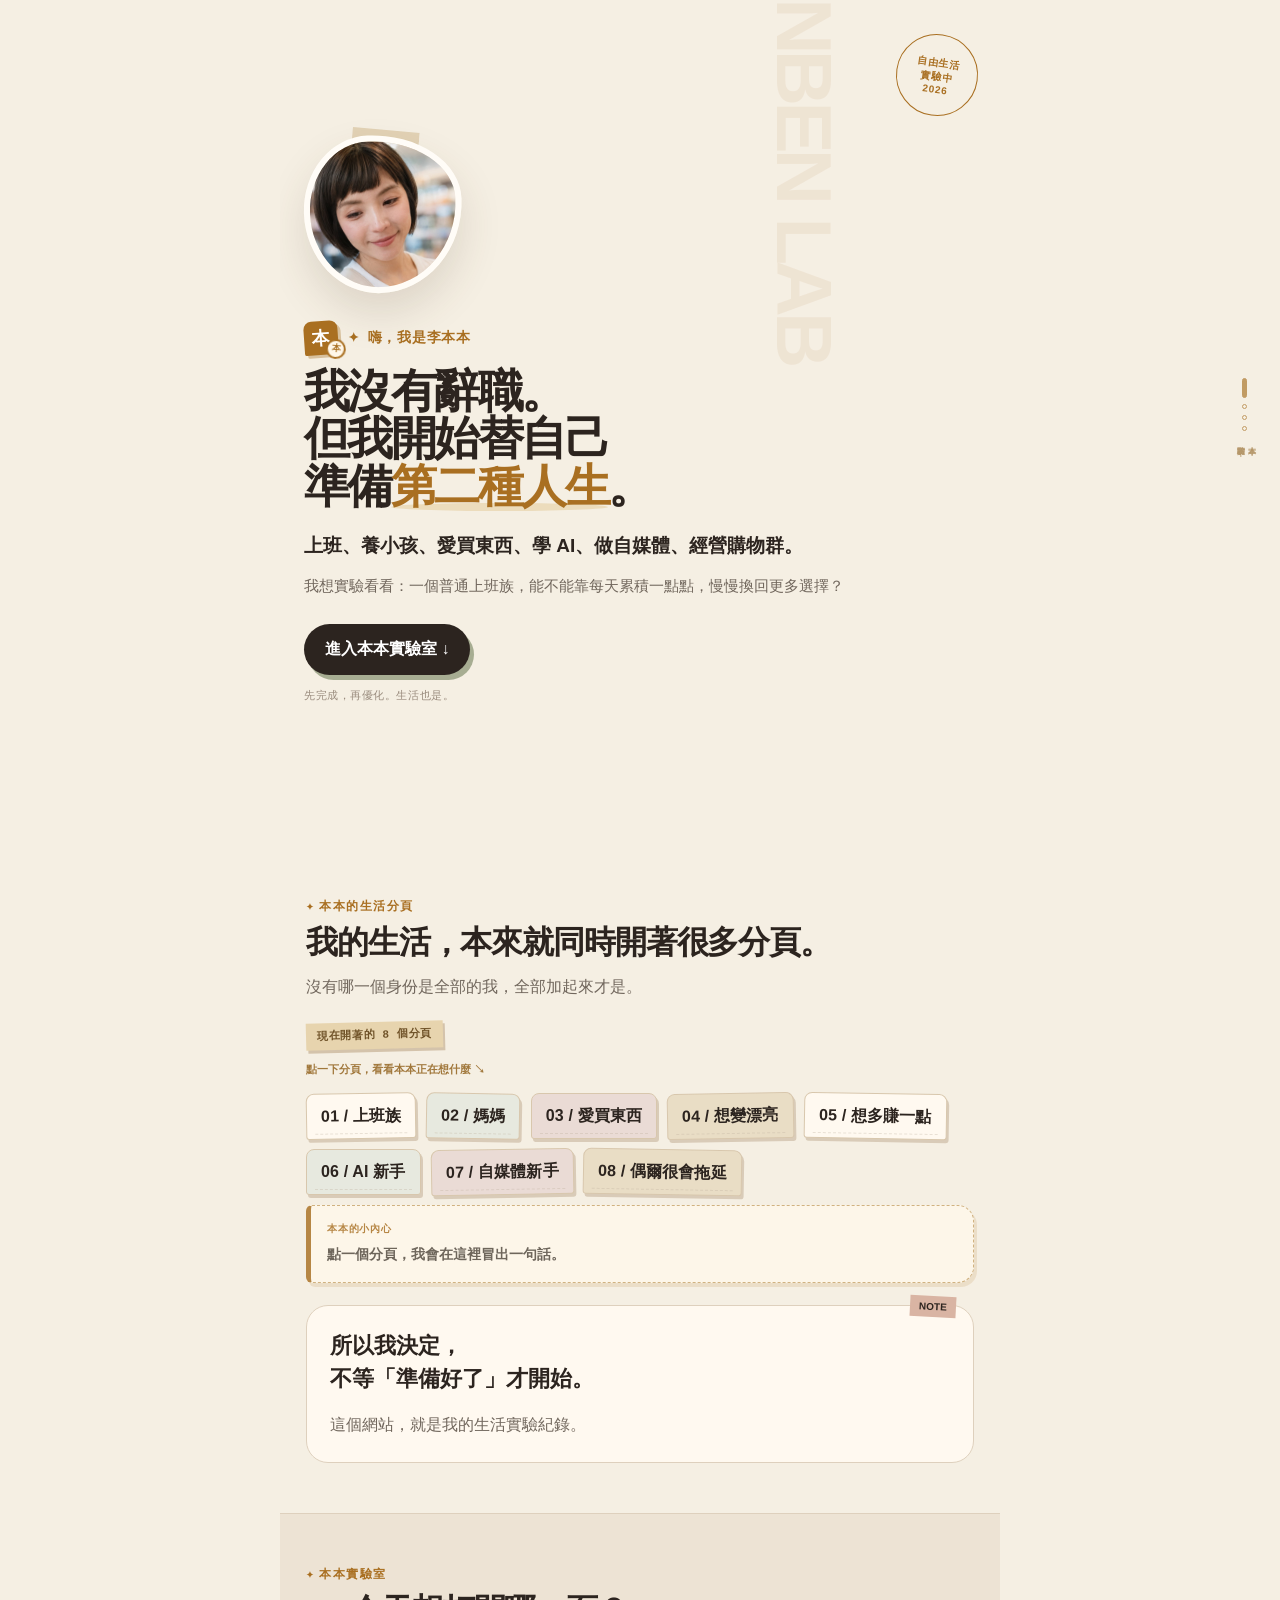
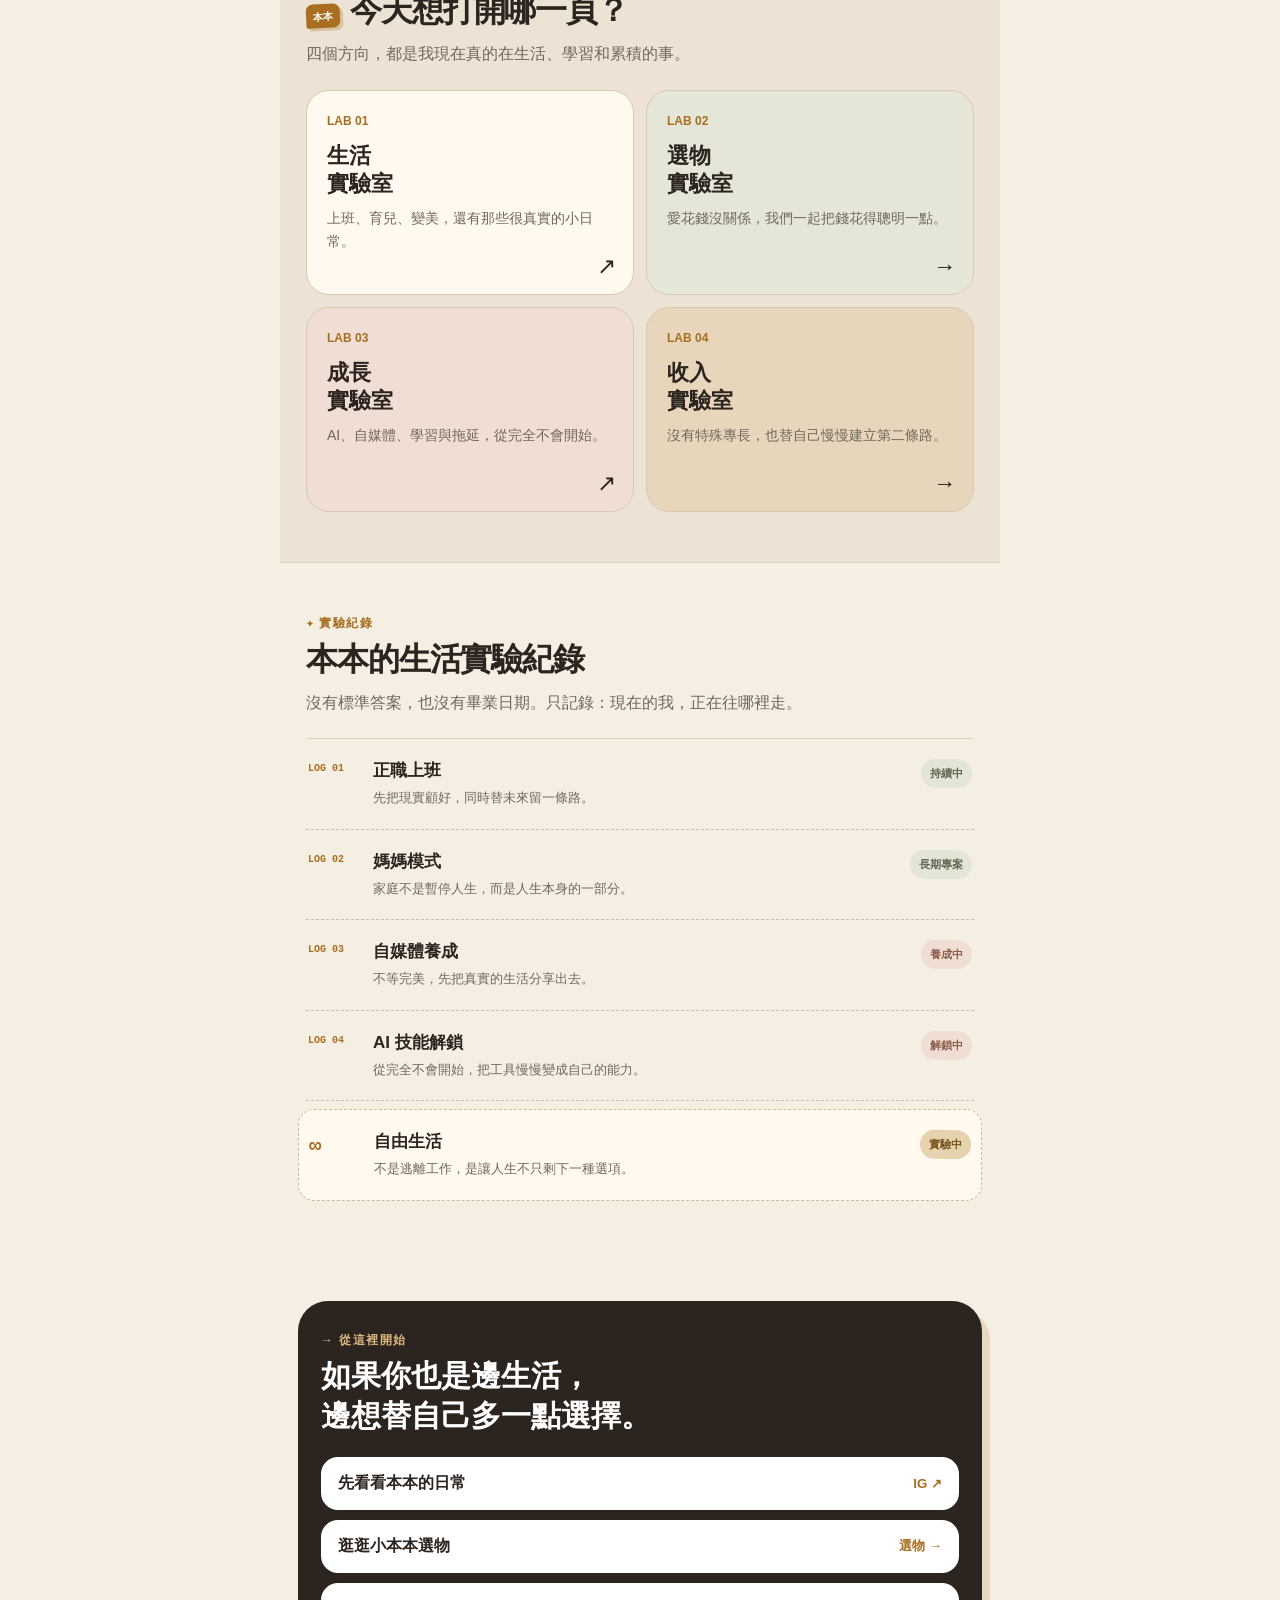
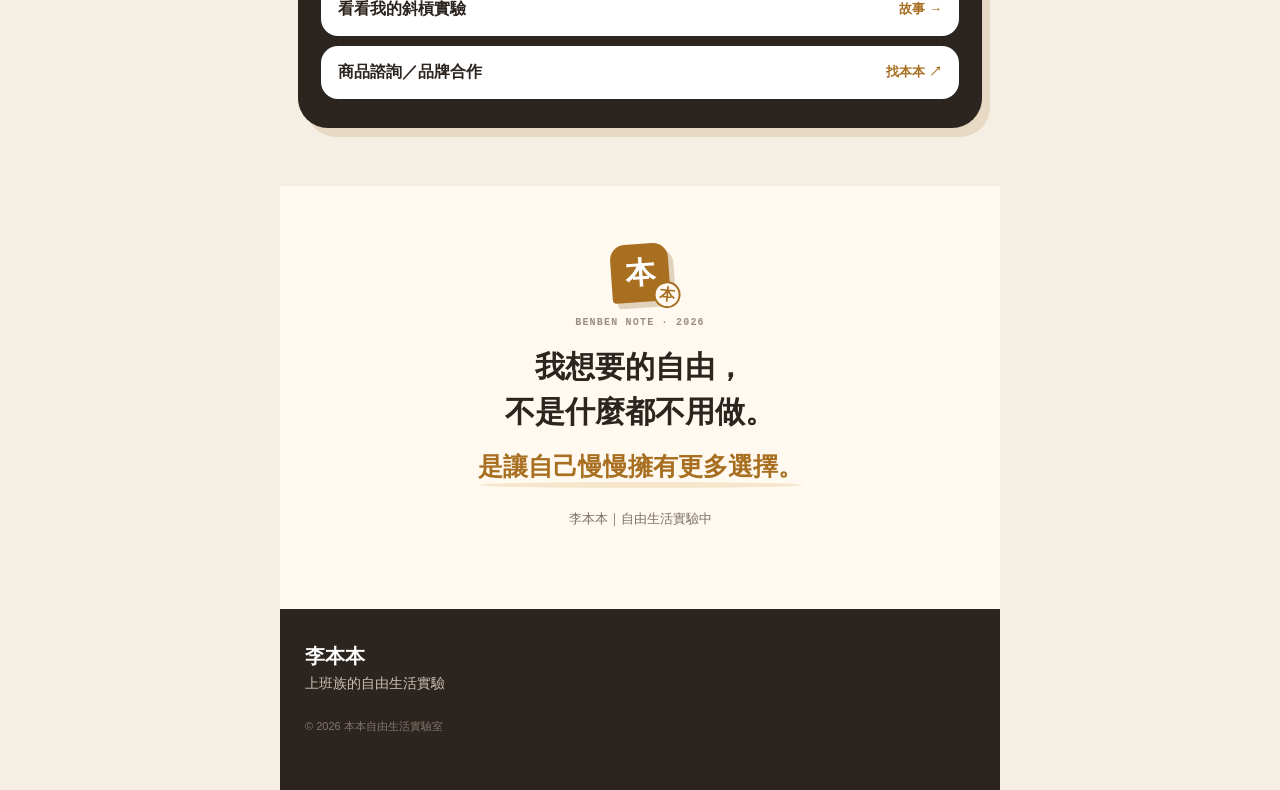
<file: index.html>
<!doctype html>
<html lang="zh-Hant">
<head>
<meta charset="utf-8">
<meta name="viewport" content="width=device-width,initial-scale=1,viewport-fit=cover">
<meta name="theme-color" content="#F5EFE3">
<title>李本本｜上班族的自由生活實驗</title>
<meta name="description" content="上班、家庭、選物、AI、自媒體與斜槓。李本本的自由生活實驗室。">
<style>
:root{
 --cream:#F5EFE3;--paper:#FFF9F0;--oat:#E8D9C4;--caramel:#A96F21;
 --coffee:#2C241F;--muted:#71675D;--sage:#A7AD92;--blush:#D9B4A3;
 --line:#DED0BD;--white:#FFFCF7;
}
*{box-sizing:border-box}
html{scroll-behavior:smooth}
body{margin:0;background:var(--cream);color:var(--coffee);font-family:-apple-system,BlinkMacSystemFont,"PingFang TC","Noto Sans TC","Microsoft JhengHei",sans-serif}
body:before{content:"";position:fixed;inset:0;pointer-events:none;opacity:.18;background-image:radial-gradient(#6e5d4c 0.45px,transparent 0.45px);background-size:8px 8px}
main{max-width:720px;margin:auto;overflow:hidden;position:relative}
.hero{min-height:94svh;padding:34px 24px 42px;position:relative;display:flex;flex-direction:column;justify-content:center}
.hero:before{content:"BENBEN LAB";position:absolute;right:-36px;top:86px;font-size:78px;font-weight:900;letter-spacing:-.06em;color:#EBDDCA;transform:rotate(90deg);opacity:.62}
.stamp{position:absolute;right:22px;top:34px;width:82px;height:82px;border:1.5px solid var(--caramel);border-radius:50%;display:grid;place-items:center;text-align:center;color:var(--caramel);font-size:10px;font-weight:900;letter-spacing:.08em;transform:rotate(8deg)}
.photo-wrap{position:relative;width:168px;margin-bottom:24px}
.photo{width:158px;height:158px;border-radius:42% 58% 53% 47%/48% 42% 58% 52%;object-fit:cover;object-position:center 42%;border:6px solid var(--white);box-shadow:0 20px 40px #55402a25;transform:rotate(-2deg)}
.tape{position:absolute;width:67px;height:20px;background:#d9c49eaa;top:-5px;left:48px;transform:rotate(5deg);backdrop-filter:blur(1px)}
.kicker{display:inline-flex;align-items:center;gap:8px;color:var(--caramel);font-weight:900;font-size:14px;letter-spacing:.05em}
.kicker:before{content:"✦";font-size:13px}
h1{font-size:46px;line-height:1.03;letter-spacing:-.055em;margin:13px 0 19px;max-width:580px}
h1 em{font-style:normal;color:var(--caramel);position:relative}
h1 em:after{content:"";position:absolute;height:8px;left:0;right:0;bottom:1px;background:#d9b36d55;z-index:-1;border-radius:50%}
.hook{font-size:19px;line-height:1.75;font-weight:650;max-width:560px;margin:0 0 10px}
.sub{font-size:15px;line-height:1.8;color:var(--muted);max-width:560px;margin:0 0 25px}
.cta{display:inline-flex;align-self:flex-start;background:var(--coffee);color:white;text-decoration:none;padding:15px 21px;border-radius:999px;font-weight:850;box-shadow:4px 5px 0 var(--sage)}
.micro{font-size:11px;color:#9a8c7e;margin-top:13px;letter-spacing:.05em}
.section{padding:50px 18px}
.section-title{padding:0 8px 22px}.eyebrow{font-size:12px;color:var(--caramel);font-weight:900;letter-spacing:.12em}.section h2{font-size:32px;line-height:1.3;letter-spacing:-.035em;margin:7px 0 9px}.section-title p{color:var(--muted);line-height:1.7;margin:0}
.tabs{display:flex;flex-wrap:wrap;gap:10px;padding:4px 8px 0}.pill{padding:11px 14px;border-radius:999px;background:var(--white);border:1px solid var(--line);font-size:14px;font-weight:750;box-shadow:2px 3px 0 #dfd1bf}
.pill:nth-child(3n+1){transform:rotate(-1deg)}.pill:nth-child(3n+2){transform:rotate(1deg)}
.statement{margin:22px 8px 0;padding:23px;border:1px solid var(--line);background:var(--paper);border-radius:22px;position:relative}
.statement:before{content:"NOTE";position:absolute;right:17px;top:-10px;background:var(--blush);padding:5px 9px;font-size:10px;font-weight:900;transform:rotate(3deg)}
.statement strong{font-size:22px;line-height:1.5}.statement p{color:var(--muted);line-height:1.75;margin-bottom:0}
.lab{background:#EDE3D4;border-top:1px solid var(--line);border-bottom:1px solid var(--line)}
.lab-grid{display:grid;grid-template-columns:1fr 1fr;gap:12px;padding:0 8px}
.lab-card{min-height:205px;padding:20px;border-radius:23px;border:1px solid #d8c8b3;background:var(--paper);text-decoration:none;color:var(--coffee);position:relative;overflow:hidden}
.lab-card:nth-child(2){background:#E5E6D8}.lab-card:nth-child(3){background:#F0DDD3}.lab-card:nth-child(4){background:#E7D6BC}
.no{font-size:12px;color:var(--caramel);font-weight:900}.lab-card h3{font-size:22px;line-height:1.3;margin:13px 0 8px}.lab-card p{font-size:14px;color:var(--muted);line-height:1.65;margin:0}.arrow{position:absolute;right:17px;bottom:14px;font-size:23px}
.progress{padding:0 8px;display:grid;gap:12px}.prog{background:var(--paper);border:1px solid var(--line);border-radius:18px;padding:16px}.prog-top{display:flex;justify-content:space-between;gap:15px;font-size:14px;font-weight:800}.prog-top span:last-child{color:var(--caramel);font-size:12px}.bar{height:8px;background:#e4d9ca;border-radius:999px;margin-top:11px;overflow:hidden}.bar i{display:block;height:100%;background:var(--coffee);border-radius:999px}.prog:nth-child(2) .bar i{background:var(--sage)}.prog:nth-child(3) .bar i{background:var(--blush)}.prog:nth-child(4) .bar i{background:var(--caramel)}
.start{padding:50px 18px 58px}.start-box{background:var(--coffee);color:white;border-radius:30px;padding:29px 23px;box-shadow:8px 9px 0 var(--oat)}.start-box .eyebrow{color:#dcb77e}.start-box h2{font-size:30px;line-height:1.35;margin:7px 0 20px}.links{display:grid;gap:10px}.link{display:flex;justify-content:space-between;align-items:center;gap:10px;background:#fff;color:var(--coffee);padding:16px 17px;border-radius:17px;text-decoration:none;font-weight:850}.link small{color:var(--caramel)}
.quote{padding:65px 25px;background:var(--paper);text-align:center}.quote .mark{font-size:50px;color:var(--oat);line-height:.5}.quote h2{font-size:30px;line-height:1.5;margin:16px 0}.quote p{color:var(--muted)}
footer{padding:34px 25px 45px;background:var(--coffee);color:white}footer strong{font-size:20px}footer span{display:block;color:#cbbfb3;margin-top:5px;font-size:14px}footer p{font-size:11px;color:#82776e;margin-top:26px}
@media(max-width:430px){h1{font-size:43px}.hero{padding-top:26px}.stamp{width:70px;height:70px}.hero:before{font-size:66px;right:-42px}.lab-card{min-height:220px;padding:18px}.lab-card h3{font-size:20px}}
</style>

<style>
/* V7 — 本本手帳 / 實驗紀錄語言 */
.pill{font-family:ui-monospace,SFMono-Regular,Menlo,monospace;font-size:13px;letter-spacing:.01em}
.pill:nth-child(4n+1){background:#fffaf2}.pill:nth-child(4n+2){background:#e7e8dc}
.pill:nth-child(4n+3){background:#f0ddd3}.pill:nth-child(4n){background:#eadbc4}
.logno{font:800 10px/1 ui-monospace,SFMono-Regular,Menlo,monospace;letter-spacing:.12em;color:var(--caramel);margin-bottom:9px}
.logtxt{font-size:13px;line-height:1.6;color:var(--muted);margin:8px 0 12px}
.prog{position:relative;transition:transform .18s ease,box-shadow .18s ease}
.prog:active,.lab-card:active,.link:active,.pill:active{transform:scale(.985)}
.prog.featured{background:#eee3cf;border-style:dashed}
.prog.featured:after{content:"KEEP GOING";position:absolute;right:16px;bottom:-9px;background:var(--sage);padding:5px 8px;font:800 9px ui-monospace,SFMono-Regular,Menlo,monospace;transform:rotate(-2deg)}
.lab-card{transition:transform .18s ease,box-shadow .18s ease}
.lab-card:hover{transform:translateY(-3px);box-shadow:0 12px 24px #49351f13}
.section-title .eyebrow:before{content:"✦ ";font-size:9px}
.start-box .eyebrow:before{content:"→ "}
.hero .kicker:before{content:"✦"}
@media(prefers-reduced-motion:no-preference){
 .photo{animation:floaty 5s ease-in-out infinite}
 .stamp{animation:stampy 7s ease-in-out infinite}
 @keyframes floaty{50%{transform:rotate(1deg) translateY(-5px)}}
 @keyframes stampy{50%{transform:rotate(3deg) translateY(3px)}}
}
</style>


<style>
/* V8 — 本本品牌識別 */
.brandline{display:flex;align-items:center;gap:10px}
.benmark{width:34px;height:34px;display:grid;place-items:center;background:var(--caramel);color:#fff;
 border-radius:8px 8px 8px 2px;font-size:18px;font-weight:950;transform:rotate(-4deg);box-shadow:3px 3px 0 #d7c09d}
.desk-note{display:inline-block;margin:0 8px 13px;padding:7px 11px;background:#e7d4ae;color:#6f5228;
 font:850 11px/1.2 ui-monospace,SFMono-Regular,Menlo,monospace;letter-spacing:.06em;transform:rotate(-1.5deg);
 box-shadow:2px 3px 0 #d4c3ab}
.tabs{align-items:flex-start}
.pill{border-radius:8px 8px 3px 3px!important;box-shadow:2px 3px 0 #d9cbb8!important;
 padding:12px 14px 11px!important;position:relative}
.pill:after{content:"";position:absolute;left:8px;right:8px;bottom:4px;border-bottom:1px dashed #bcae9d55}
.journal{margin:0 8px;border-top:1px solid var(--line)}
.journal-row{display:grid;grid-template-columns:52px 1fr auto;gap:13px;align-items:start;padding:20px 2px;
 border-bottom:1px dashed #cdbda8;position:relative}
.journal-code{font:900 10px/1.2 ui-monospace,SFMono-Regular,Menlo,monospace;color:var(--caramel);padding-top:4px}
.journal-copy strong{font-size:17px}.journal-copy p{font-size:13px;line-height:1.65;color:var(--muted);margin:5px 0 0}
.status{font-size:11px;font-weight:900;padding:7px 9px;border-radius:999px;white-space:nowrap;transform:rotate(1deg)}
.status.done{background:#e3e5d8;color:#60654f}.status.doing{background:#f0ddd3;color:#8b5d4c}
.status.forever{background:#e5d2ae;color:#76521b}
.signature-row{background:#fff9ef;margin:8px -8px 0;padding:20px 10px;border:1px dashed #ccb998;border-radius:16px}
.signature-row .journal-code{font-size:21px}
.brand-ending{position:relative;overflow:hidden;padding-top:58px!important;padding-bottom:68px!important}
.ending-mark{width:58px;height:58px;margin:0 auto 15px;display:grid;place-items:center;background:var(--caramel);color:#fff;
 font-size:30px;font-weight:950;border-radius:15px 15px 15px 4px;transform:rotate(-4deg);box-shadow:5px 6px 0 #e1d2bb}
.ending-small{font:800 10px ui-monospace,SFMono-Regular,Menlo,monospace!important;letter-spacing:.12em;color:#9b8e80!important}
.brand-ending h2{margin-bottom:14px!important}
.handline{display:inline-block;font-size:25px;line-height:1.45;font-weight:900;color:var(--caramel);position:relative}
.handline:after{content:"";position:absolute;left:0;right:0;bottom:-4px;height:6px;background:#d9b36d45;border-radius:50%}
.sign{margin-top:26px!important;font-size:13px!important;color:#7c7167!important}
@media(max-width:430px){
 .journal-row{grid-template-columns:44px 1fr;gap:9px}
 .status{grid-column:2;justify-self:start;margin-top:3px}
 .handline{font-size:23px}
}
</style>


<style>
/* V9 — 真正看得到的品牌識別＋手機互動 */
.benben-symbol{position:relative;overflow:visible!important}
.benben-symbol b,.benben-symbol i{font-style:normal;line-height:1}
.benben-symbol i{position:absolute;font-size:.52em;right:-7px;bottom:-5px;background:#fff7e9;color:var(--caramel);
 border:2px solid var(--caramel);width:20px;height:20px;display:grid;place-items:center;border-radius:50%;transform:rotate(9deg)}
.ending-symbol i{width:27px;height:27px;right:-10px;bottom:-8px;background:#fffaf1}
.benben-rail{position:fixed;right:8px;top:42%;z-index:30;display:flex;flex-direction:column;align-items:center;gap:6px;
 opacity:.72;pointer-events:none}
.rail-dot{width:5px;height:5px;border:1px solid #ad7a32;border-radius:50%;background:#f7f0e4;transition:.25s}
.rail-dot.active{height:20px;border-radius:5px;background:#ad7a32}
.benben-rail small{writing-mode:vertical-rl;font-size:8px;font-weight:900;letter-spacing:.12em;color:#9c743a;margin-top:3px}
.tap-hint{font-size:11px;color:#a1783c;margin:0 8px 12px;font-weight:750}
.life-tab{font-family:inherit;cursor:pointer;text-align:left;transition:transform .18s ease,box-shadow .18s ease,background .18s ease;
 -webkit-tap-highlight-color:transparent}
.life-tab:active,.life-tab.is-active{transform:translateY(3px) rotate(-1deg)!important;box-shadow:0 1px 0 #d9cbb8!important;background:#fff8e9!important}
.life-tab-note{margin:4px 8px 18px;min-height:50px;padding:13px 15px;border-left:4px solid var(--caramel);
 background:#fff9ef;border-radius:4px 12px 12px 4px;color:#55483b;font-size:13px;line-height:1.55;
 opacity:.82;transition:.2s ease}
.life-tab-note.pop{animation:notePop .28s ease}
@keyframes notePop{0%{transform:translateY(5px);opacity:.35}100%{transform:none;opacity:1}}
.tiny-symbol{display:inline-grid;place-items:center;margin-right:10px;vertical-align:.18em;background:var(--caramel);color:white;
 font-size:10px;letter-spacing:.05em;width:34px;height:24px;border-radius:7px 7px 7px 2px;transform:rotate(-3deg);
 box-shadow:3px 3px 0 #d8c29f}
@media(max-width:430px){.benben-rail{right:5px}.tap-hint{display:block}}
</style>


<style>
/* V10 fix — iPhone button default + real response panel */
.life-tab{
  appearance:none!important;
  -webkit-appearance:none!important;
  color:var(--ink)!important;
  background:var(--paper)!important;
  border:1px solid #d8c7ad!important;
  text-decoration:none!important;
  font:inherit!important;
  font-weight:900!important;
}
.life-tab:nth-child(2),.life-tab:nth-child(6){background:#e7e9df!important}
.life-tab:nth-child(3),.life-tab:nth-child(7){background:#eadbd5!important}
.life-tab:nth-child(4),.life-tab:nth-child(8){background:#e9ddc5!important}
.life-tab.is-active{
  color:#7c5521!important;
  background:#f4dfb8!important;
  border-color:#b9853a!important;
  box-shadow:0 2px 0 #d0b17b!important;
}
.life-tab-note{
  display:block!important;
  margin:10px 8px 22px!important;
  padding:15px 16px 16px!important;
  min-height:72px!important;
  background:#fff8eb!important;
  border:1px dashed #c9a56b!important;
  border-left:5px solid var(--caramel)!important;
  border-radius:6px 16px 16px 6px!important;
  color:var(--ink)!important;
  box-shadow:3px 4px 0 #eadbc3;
}
.life-tab-note .note-label{
  display:block;
  margin-bottom:7px;
  color:var(--caramel);
  font-size:10px;
  font-weight:950;
  letter-spacing:.08em;
}
.life-tab-note p{
  margin:0!important;
  font-size:14px!important;
  line-height:1.6!important;
  font-weight:800!important;
  color:#51483e!important;
}
.life-tab-note.pop{animation:notePopV10 .28s ease}
@keyframes notePopV10{
  0%{transform:translateY(7px) scale(.99);opacity:.45}
  100%{transform:none;opacity:1}
}
</style>

</head>
<body>
<div class="benben-rail" aria-hidden="true">
  <span class="rail-dot active"></span><span class="rail-dot"></span><span class="rail-dot"></span><span class="rail-dot"></span>
  <small>本本<br>實驗中</small>
</div>
<main>
<section class="hero">
  <div class="stamp">自由生活<br>實驗中<br>2026</div>
  <div class="photo-wrap"><div class="tape"></div><img class="photo" src="benben-profile.jpg" alt="本本"></div>
  <div class="brandline"><span class="benmark benben-symbol"><b>本</b><i>本</i></span><div class="kicker">嗨，我是李本本</div></div>
  <h1>我沒有辭職。<br>但我開始替自己<br>準備<em>第二種人生</em>。</h1>
  <p class="hook">上班、養小孩、愛買東西、學 AI、做自媒體、經營購物群。</p>
  <p class="sub">我想實驗看看：一個普通上班族，能不能靠每天累積一點點，慢慢換回更多選擇？</p>
  <a class="cta" href="#lab">進入本本實驗室 ↓</a>
  <div class="micro">先完成，再優化。生活也是。</div>
</section>

<section class="section">
  <div class="section-title">
    <span class="eyebrow">本本的生活分頁</span>
    <h2>我的生活，本來就同時開著很多分頁。</h2>
    <p>沒有哪一個身份是全部的我，全部加起來才是。</p>
  </div>
  <div class="desk-note">現在開著的 8 個分頁</div><div class="tap-hint">點一下分頁，看看本本正在想什麼 ↘</div><div class="tabs">
    <button class="pill life-tab" type="button" data-note="白天把工作做好，晚上替未來多走一步。">01 / 上班族</button><button class="pill life-tab" type="button" data-note="一邊養小孩，一邊也沒有忘記養自己。">02 / 媽媽</button>
    <button class="pill life-tab" type="button" data-note="不是不買，是想把每一筆錢花得更值得。">03 / 愛買東西</button><button class="pill life-tab" type="button" data-note="變漂亮不是虛榮，是我照顧自己的一種方式。">04 / 想變漂亮</button>
    <button class="pill life-tab" type="button" data-note="不是貪心，是想讓選擇多一點。">05 / 想多賺一點</button><button class="pill life-tab" type="button" data-note="從「這什麼？」一路玩到「原來我也可以」。">06 / AI 新手</button>
    <button class="pill life-tab" type="button" data-note="先發出去，再慢慢找到自己的樣子。">07 / 自媒體新手</button><button class="pill life-tab" type="button" data-note="通常不是不想做，是太想一次做到好。">08 / 偶爾很會拖延</button>
  </div>
  <div id="life-tab-note" class="life-tab-note" aria-live="polite">
    <span class="note-label">本本的小內心</span>
    <p>點一個分頁，我會在這裡冒出一句話。</p>
  </div>
  <div class="statement">
    <strong>所以我決定，<br>不等「準備好了」才開始。</strong>
    <p>這個網站，就是我的生活實驗紀錄。</p>
  </div>
</section>

<section class="section lab" id="lab">
  <div class="section-title">
    <span class="eyebrow">本本實驗室</span>
    <h2><span class="tiny-symbol">本本</span>今天想打開哪一頁？</h2>
    <p>四個方向，都是我現在真的在生活、學習和累積的事。</p>
  </div>
  <div class="lab-grid">
    <a class="lab-card" href="https://www.instagram.com/JINCA1027/" target="_blank"><span class="no">LAB 01</span><h3>生活<br>實驗室</h3><p>上班、育兒、變美，還有那些很真實的小日常。</p><span class="arrow">↗</span></a>
    <a class="lab-card" href="select.html"><span class="no">LAB 02</span><h3>選物<br>實驗室</h3><p>愛花錢沒關係，我們一起把錢花得聰明一點。</p><span class="arrow">→</span></a>
    <a class="lab-card" href="https://www.instagram.com/JINCA1027/" target="_blank"><span class="no">LAB 03</span><h3>成長<br>實驗室</h3><p>AI、自媒體、學習與拖延，從完全不會開始。</p><span class="arrow">↗</span></a>
    <a class="lab-card" href="sidehustle.html"><span class="no">LAB 04</span><h3>收入<br>實驗室</h3><p>沒有特殊專長，也替自己慢慢建立第二條路。</p><span class="arrow">→</span></a>
  </div>
</section>

<section class="section">
  <div class="section-title">
    <span class="eyebrow">實驗紀錄</span>
    <h2>本本的生活實驗紀錄</h2>
    <p>沒有標準答案，也沒有畢業日期。只記錄：現在的我，正在往哪裡走。</p>
  </div>
  <div class="journal">
    <article class="journal-row">
      <div class="journal-code">LOG 01</div>
      <div class="journal-copy"><strong>正職上班</strong><p>先把現實顧好，同時替未來留一條路。</p></div>
      <span class="status done">持續中</span>
    </article>
    <article class="journal-row">
      <div class="journal-code">LOG 02</div>
      <div class="journal-copy"><strong>媽媽模式</strong><p>家庭不是暫停人生，而是人生本身的一部分。</p></div>
      <span class="status done">長期專案</span>
    </article>
    <article class="journal-row">
      <div class="journal-code">LOG 03</div>
      <div class="journal-copy"><strong>自媒體養成</strong><p>不等完美，先把真實的生活分享出去。</p></div>
      <span class="status doing">養成中</span>
    </article>
    <article class="journal-row">
      <div class="journal-code">LOG 04</div>
      <div class="journal-copy"><strong>AI 技能解鎖</strong><p>從完全不會開始，把工具慢慢變成自己的能力。</p></div>
      <span class="status doing">解鎖中</span>
    </article>
    <article class="journal-row signature-row">
      <div class="journal-code">∞</div>
      <div class="journal-copy"><strong>自由生活</strong><p>不是逃離工作，是讓人生不只剩下一種選項。</p></div>
      <span class="status forever">實驗中</span>
    </article>
  </div>
</section>

<section class="start">
  <div class="start-box">
    <span class="eyebrow">從這裡開始</span>
    <h2>如果你也是邊生活，<br>邊想替自己多一點選擇。</h2>
    <div class="links">
      <a class="link" href="https://www.instagram.com/JINCA1027/" target="_blank"><span>先看看本本的日常</span><small>IG ↗</small></a>
      <a class="link" href="select.html"><span>逛逛小本本選物</span><small>選物 →</small></a>
      <a class="link" href="sidehustle.html"><span>看看我的斜槓實驗</span><small>故事 →</small></a>
      <a class="link" href="https://www.instagram.com/JINCA1027/" target="_blank"><span>商品諮詢／品牌合作</span><small>找本本 ↗</small></a>
    </div>
  </div>
</section>

<section class="quote brand-ending">
  <div class="ending-mark benben-symbol ending-symbol"><b>本</b><i>本</i></div>
  <p class="ending-small">BENBEN NOTE · 2026</p>
  <h2>我想要的自由，<br>不是什麼都不用做。</h2>
  <div class="handline">是讓自己慢慢擁有更多選擇。</div>
  <p class="sign">李本本｜自由生活實驗中</p>
</section>
<footer><strong>李本本</strong><span>上班族的自由生活實驗</span><p>© 2026 本本自由生活實驗室</p></footer>
</main>
<script>
document.addEventListener('DOMContentLoaded', function(){
  const tabs = Array.from(document.querySelectorAll('.life-tab'));
  const note = document.getElementById('life-tab-note');
  const noteText = note ? note.querySelector('p') : null;

  tabs.forEach(function(tab){
    tab.addEventListener('click', function(){
      tabs.forEach(function(x){ x.classList.remove('is-active'); });
      tab.classList.add('is-active');

      if(noteText){
        noteText.textContent = tab.getAttribute('data-note') || '';
        note.classList.remove('pop');
        void note.offsetWidth;
        note.classList.add('pop');
      }
    });
  });

  const dots = Array.from(document.querySelectorAll('.rail-dot'));
  function updateRail(){
    const max = Math.max(1, document.documentElement.scrollHeight - window.innerHeight);
    const p = window.scrollY / max;
    const idx = Math.min(dots.length - 1, Math.floor(p * dots.length));
    dots.forEach(function(d,i){ d.classList.toggle('active', i === idx); });
  }
  updateRail();
  window.addEventListener('scroll', updateRail, {passive:true});
});
</script>

</body></html>
</file>
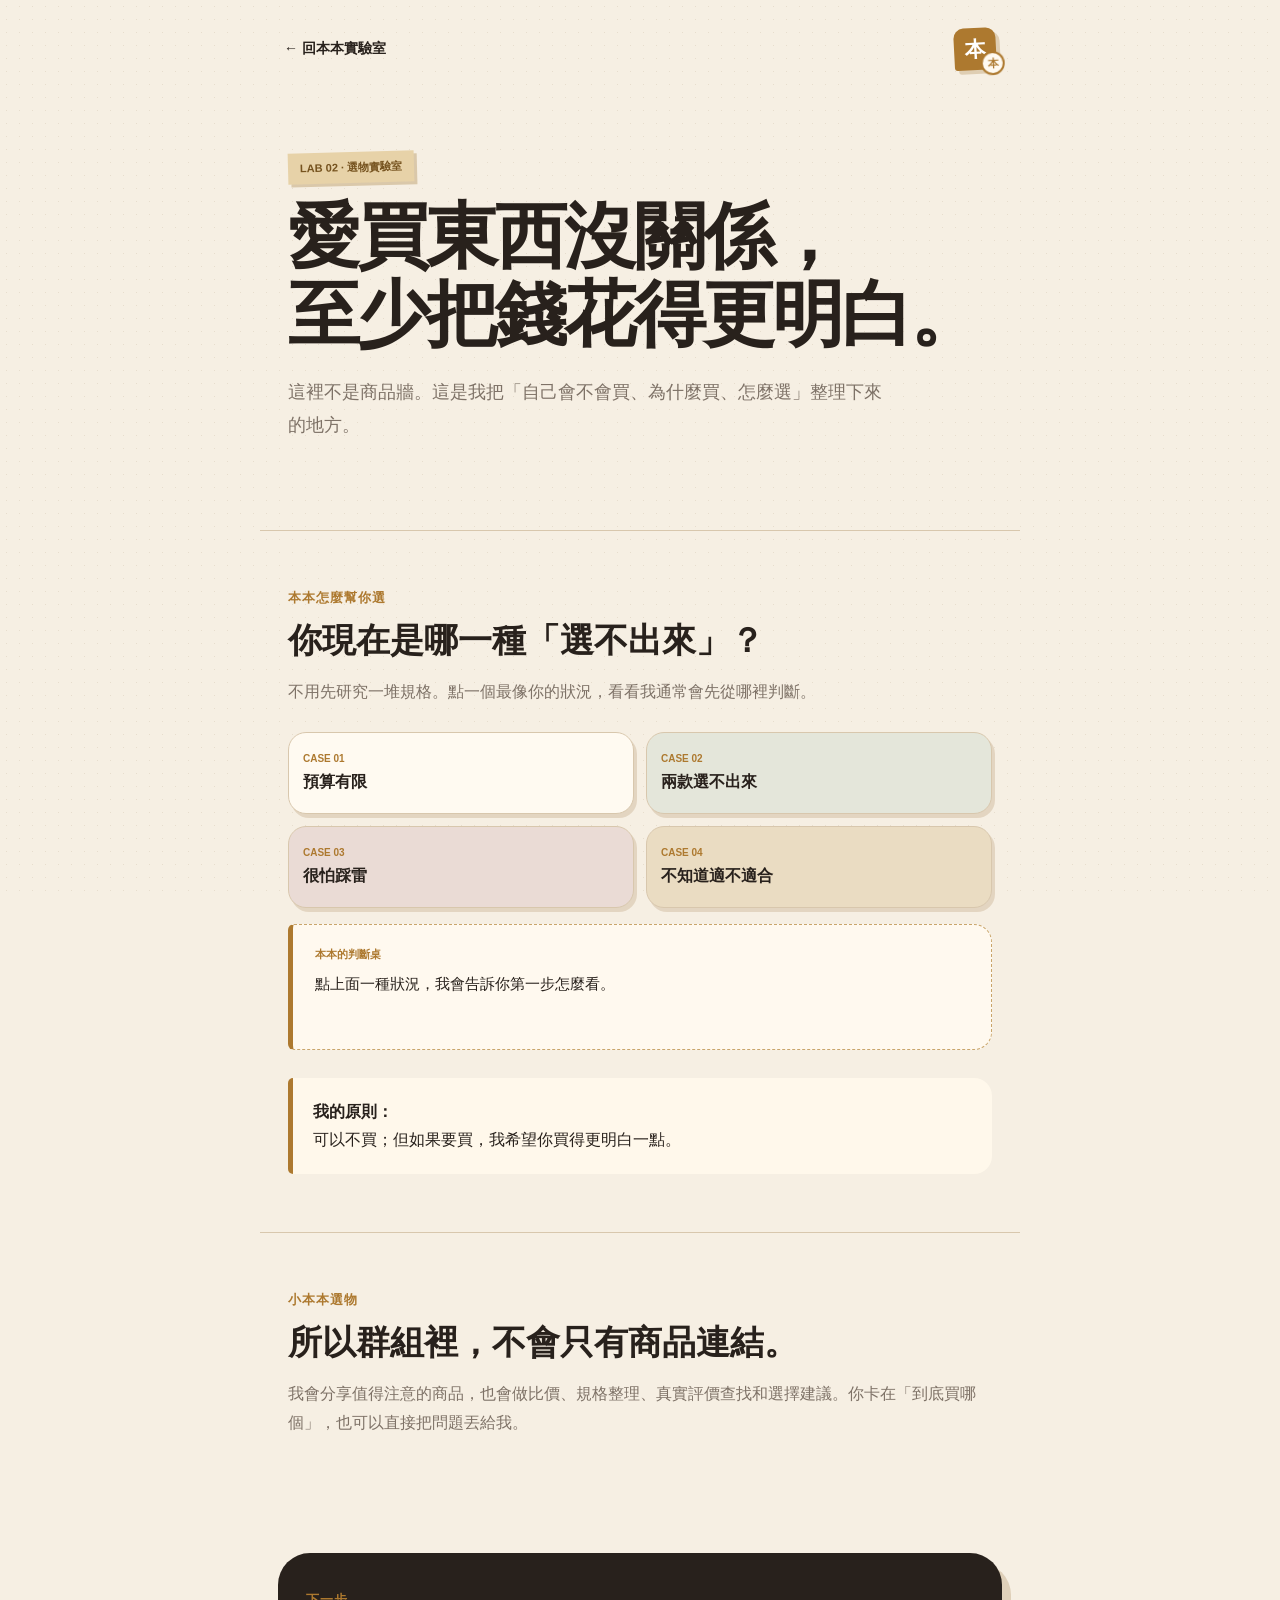
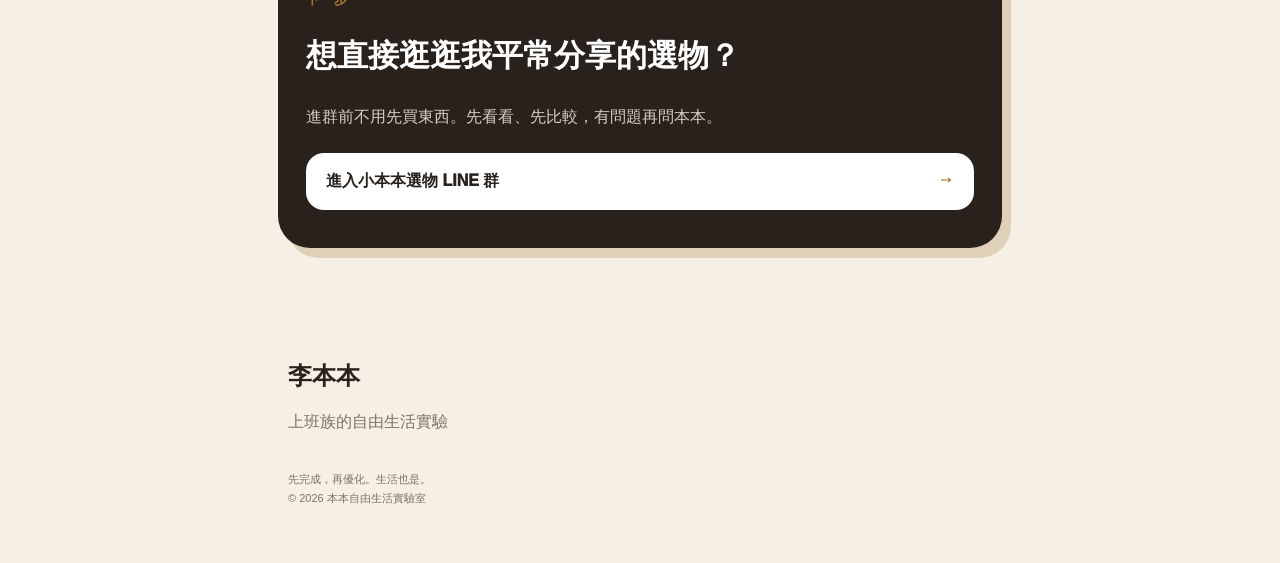
<file: select.html>
<!doctype html><html lang="zh-Hant"><head><meta charset="utf-8"><meta name="viewport" content="width=device-width,initial-scale=1"><title>選物實驗室｜李本本</title><style>
:root{--bg:#f6efe3;--paper:#fffaf1;--ink:#28211c;--muted:#7e7267;--caramel:#ad792f;--line:#d8c7ad;--sage:#e4e6da;--blush:#eadbd5;--oat:#eadcc2}
*{box-sizing:border-box}html{scroll-behavior:smooth}body{margin:0;background:var(--bg);color:var(--ink);font-family:-apple-system,BlinkMacSystemFont,"PingFang TC","Noto Sans TC","Microsoft JhengHei",sans-serif}
body:before{content:"";position:fixed;inset:0;pointer-events:none;opacity:.18;background-image:radial-gradient(#a88d68 .7px,transparent .7px);background-size:13px 13px}
.wrap{max-width:760px;margin:auto;position:relative}.top{display:flex;justify-content:space-between;align-items:center;padding:28px 24px}
.home{color:var(--ink);text-decoration:none;font-weight:900;font-size:14px}.symbol{width:42px;height:42px;background:var(--caramel);color:white;border-radius:10px 10px 10px 3px;display:grid;place-items:center;font-weight:950;font-size:21px;transform:rotate(-3deg);box-shadow:4px 4px 0 #dfceb3;position:relative}
.symbol:after{content:"本";position:absolute;width:20px;height:20px;right:-8px;bottom:-6px;background:var(--paper);border:2px solid var(--caramel);color:var(--caramel);font-size:11px;display:grid;place-items:center;border-radius:50%}
.hero{padding:54px 28px 70px}.eyebrow{color:var(--caramel);font-weight:950;font-size:13px;letter-spacing:.08em}.hero h1{font-size:clamp(43px,9vw,72px);line-height:1.08;margin:15px 0 22px;letter-spacing:-.04em}.hero p{font-size:18px;line-height:1.85;color:var(--muted);max-width:610px}
.tape{display:inline-block;background:#e7d2a8;padding:8px 12px;font-size:11px;font-weight:900;color:#76531f;transform:rotate(-1.5deg);box-shadow:3px 3px 0 #dac8aa}
.section{padding:58px 28px;border-top:1px solid var(--line)}.section h2{font-size:34px;line-height:1.25;margin:12px 0 16px}.section>p{color:var(--muted);line-height:1.8}
.note{margin:28px 0 0;background:#fff8eb;border-left:5px solid var(--caramel);padding:20px;border-radius:5px 18px 18px 5px;line-height:1.75}
.dark{background:var(--ink);color:white;margin:42px 18px;border-radius:32px;padding:38px 28px;box-shadow:9px 10px 0 #dfd0b9}.dark h2{font-size:31px;line-height:1.35}.dark p{color:#d5ccc3;line-height:1.75}.cta{display:block;margin-top:22px;background:white;color:var(--ink);padding:18px 20px;border-radius:18px;text-decoration:none;font-weight:950}.cta span{float:right;color:var(--caramel)}
.footer{padding:70px 28px 45px}.footer strong{font-size:24px}.footer p{color:var(--muted);line-height:1.7}.mini{font-size:11px!important;margin-top:35px}
.choice-grid{display:grid;grid-template-columns:1fr 1fr;gap:12px;margin-top:26px}.choice{appearance:none;-webkit-appearance:none;border:1px solid var(--line);background:var(--paper);color:var(--ink);border-radius:18px;padding:20px 14px;text-align:left;font:inherit;font-weight:900;box-shadow:3px 4px 0 #e3d5c1;cursor:pointer}.choice:nth-child(2){background:var(--sage)}.choice:nth-child(3){background:var(--blush)}.choice:nth-child(4){background:var(--oat)}.choice.active{border-color:var(--caramel);background:#f3dfb8;transform:translateY(2px);box-shadow:0 2px 0 #d0b17b}.choice small{display:block;color:var(--caramel);font-size:10px;margin-bottom:8px}
.answer{margin-top:16px;padding:22px;background:#fff9ef;border:1px dashed #c9a56b;border-left:5px solid var(--caramel);border-radius:6px 18px 18px 6px;min-height:126px}.answer b{display:block;color:var(--caramel);font-size:11px;margin-bottom:9px}.answer p{margin:0;line-height:1.75;font-size:15px}
.path{position:relative;margin-top:30px;padding-left:35px}.path:before{content:"";position:absolute;left:11px;top:12px;bottom:12px;border-left:2px dashed #c7a66f}.stop{position:relative;padding:0 0 35px 18px}.stop:last-child{padding-bottom:0}.stop:before{content:"";position:absolute;left:-31px;top:5px;width:15px;height:15px;border-radius:50%;background:var(--paper);border:3px solid var(--caramel);z-index:1}.stop.current:before{background:var(--caramel);box-shadow:0 0 0 6px #ead7b8}.stop .tag{font:900 10px ui-monospace,monospace;color:var(--caramel)}.stop h3{font-size:22px;margin:5px 0 7px}.stop p{margin:0;color:var(--muted);line-height:1.65;font-size:14px}.current-card{margin-top:30px;padding:24px;border-radius:22px;background:var(--paper);border:1px dashed #c9a56b}.current-card strong{font-size:20px}.current-card p{color:var(--muted);line-height:1.7;margin-bottom:0}
@media(max-width:430px){.choice-grid{grid-template-columns:1fr 1fr}.hero{padding-top:45px}}
</style></head>
<body><main class="wrap"><header class="top"><a class="home" href="index.html">← 回本本實驗室</a><div class="symbol">本</div></header>
<section class="hero"><span class="tape">LAB 02 · 選物實驗室</span><h1>愛買東西沒關係，<br>至少把錢花得更明白。</h1><p>這裡不是商品牆。這是我把「自己會不會買、為什麼買、怎麼選」整理下來的地方。</p></section>

<section class="section"><div class="eyebrow">本本怎麼幫你選</div><h2>你現在是哪一種「選不出來」？</h2><p>不用先研究一堆規格。點一個最像你的狀況，看看我通常會先從哪裡判斷。</p>
<div class="choice-grid">
<button class="choice" data-answer="先訂出你真的願意花的上限，再把『一定要有』和『有更好』拆開。很多時候，不是預算太少，是把不需要的功能也一起買進去了。"><small>CASE 01</small>預算有限</button>
<button class="choice" data-answer="我會先找出兩款真正不同的地方，而不是把所有規格重新念一次。最後通常只剩 1～2 個差異，決定就容易很多。"><small>CASE 02</small>兩款選不出來</button>
<button class="choice" data-answer="先查長期使用者最常抱怨什麼，再看那個缺點你能不能接受。沒有零缺點的商品，重點是缺點會不會剛好踩到你。"><small>CASE 03</small>很怕踩雷</button>
<button class="choice" data-answer="先不急著問『哪款最好』，我會先問使用情境、頻率、空間和你最在意的事。適合別人的第一名，不一定適合你。"><small>CASE 04</small>不知道適不適合</button>
</div>
<div class="answer" id="shopping-answer"><b>本本的判斷桌</b><p>點上面一種狀況，我會告訴你第一步怎麼看。</p></div>
<div class="note"><strong>我的原則：</strong><br>可以不買；但如果要買，我希望你買得更明白一點。</div></section>
<section class="section"><div class="eyebrow">小本本選物</div><h2>所以群組裡，不會只有商品連結。</h2><p>我會分享值得注意的商品，也會做比價、規格整理、真實評價查找和選擇建議。你卡在「到底買哪個」，也可以直接把問題丟給我。</p></section>

<section class="dark"><div class="eyebrow">下一步</div><h2>想直接逛逛我平常分享的選物？</h2><p>進群前不用先買東西。先看看、先比較，有問題再問本本。</p><a class="cta" href="https://line.me/R/ti/g/mtligQaPc9" target="_blank" rel="noopener">進入小本本選物 LINE 群<span>→</span></a></section>
<footer class="footer"><strong>李本本</strong><p>上班族的自由生活實驗</p><p class="mini">先完成，再優化。生活也是。<br>© 2026 本本自由生活實驗室</p></footer></main><script>
document.addEventListener('DOMContentLoaded',function(){
 const buttons=[...document.querySelectorAll('.choice')], box=document.querySelector('#shopping-answer p');
 buttons.forEach(b=>b.addEventListener('click',function(){
   buttons.forEach(x=>x.classList.remove('active')); this.classList.add('active');
   box.style.opacity='.25'; setTimeout(()=>{box.textContent=this.dataset.answer;box.style.opacity='1'},110);
 }));
});
</script></body></html>
</file>
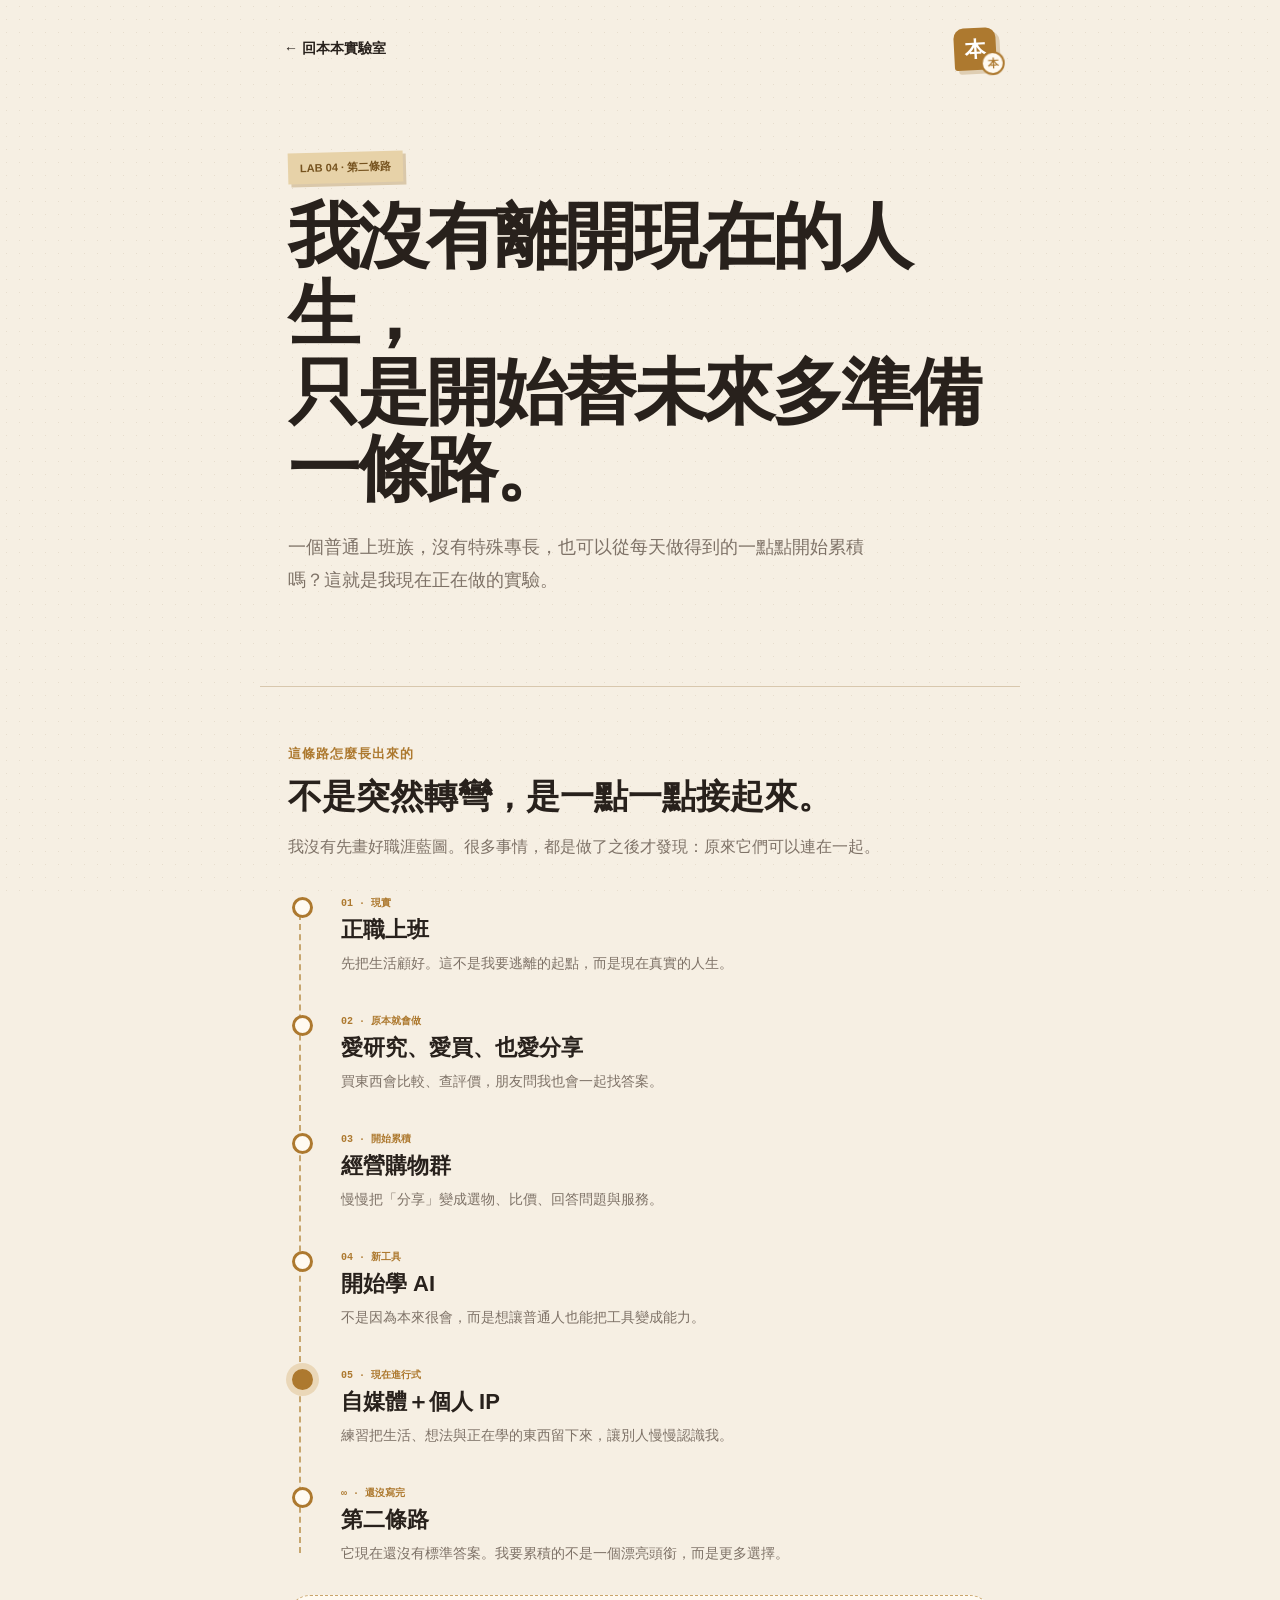
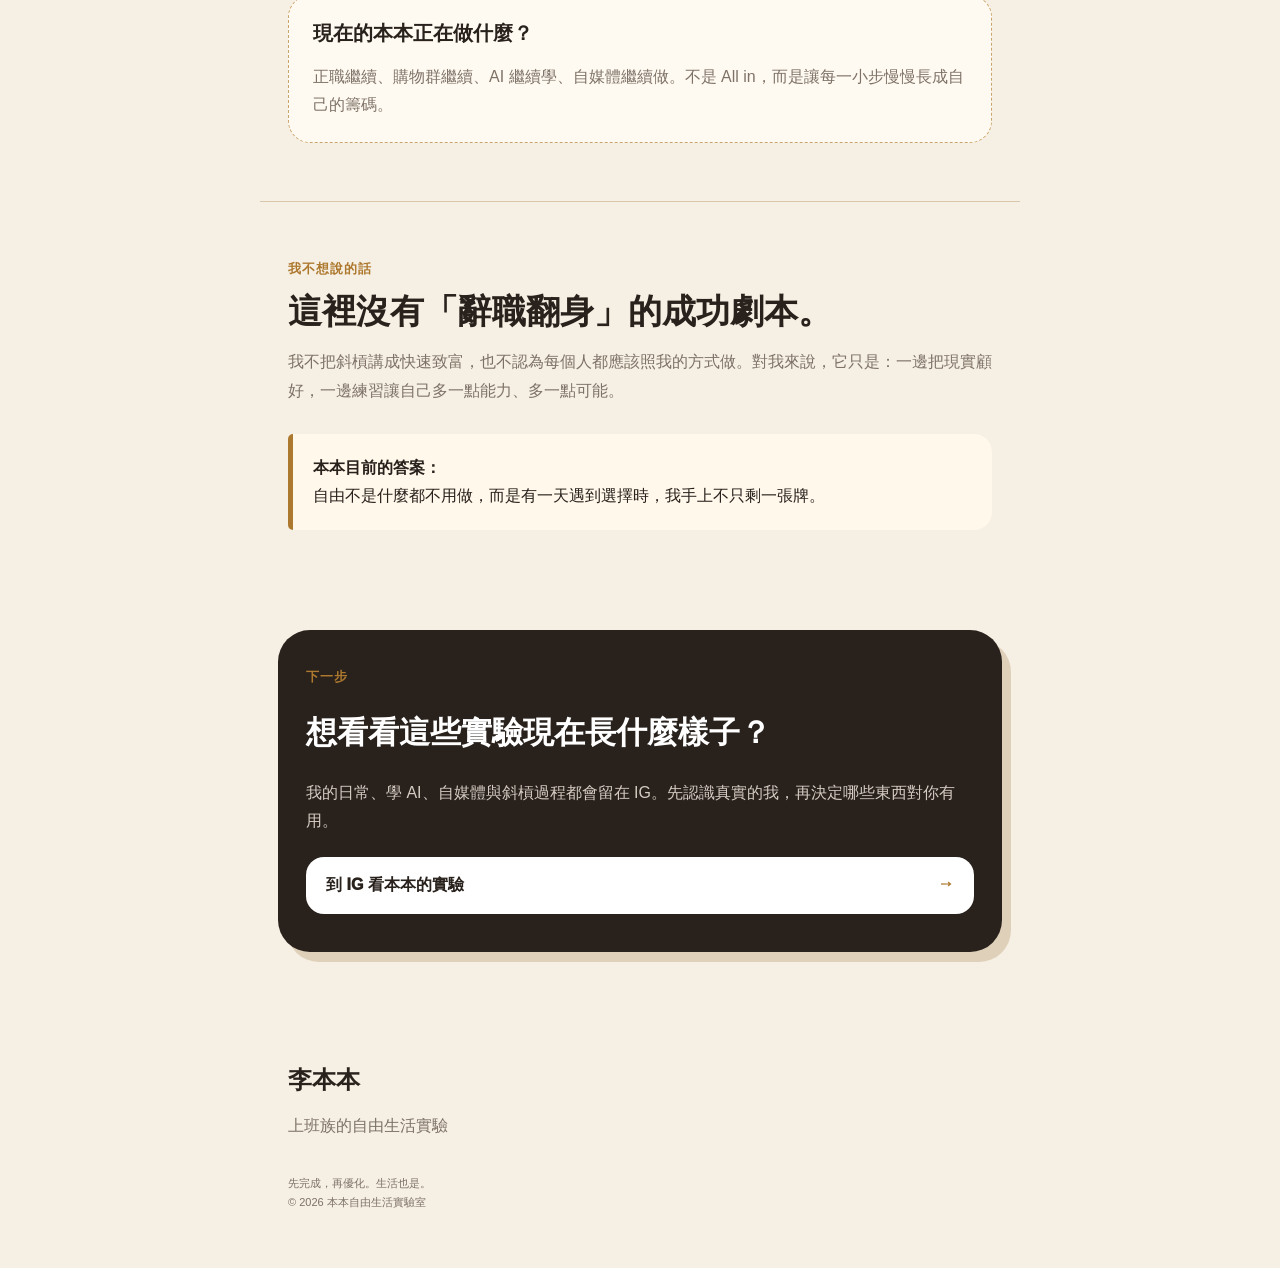
<file: sidehustle.html>
<!doctype html><html lang="zh-Hant"><head><meta charset="utf-8"><meta name="viewport" content="width=device-width,initial-scale=1"><title>第二條路｜李本本</title><style>
:root{--bg:#f6efe3;--paper:#fffaf1;--ink:#28211c;--muted:#7e7267;--caramel:#ad792f;--line:#d8c7ad;--sage:#e4e6da;--blush:#eadbd5;--oat:#eadcc2}
*{box-sizing:border-box}html{scroll-behavior:smooth}body{margin:0;background:var(--bg);color:var(--ink);font-family:-apple-system,BlinkMacSystemFont,"PingFang TC","Noto Sans TC","Microsoft JhengHei",sans-serif}
body:before{content:"";position:fixed;inset:0;pointer-events:none;opacity:.18;background-image:radial-gradient(#a88d68 .7px,transparent .7px);background-size:13px 13px}
.wrap{max-width:760px;margin:auto;position:relative}.top{display:flex;justify-content:space-between;align-items:center;padding:28px 24px}
.home{color:var(--ink);text-decoration:none;font-weight:900;font-size:14px}.symbol{width:42px;height:42px;background:var(--caramel);color:white;border-radius:10px 10px 10px 3px;display:grid;place-items:center;font-weight:950;font-size:21px;transform:rotate(-3deg);box-shadow:4px 4px 0 #dfceb3;position:relative}
.symbol:after{content:"本";position:absolute;width:20px;height:20px;right:-8px;bottom:-6px;background:var(--paper);border:2px solid var(--caramel);color:var(--caramel);font-size:11px;display:grid;place-items:center;border-radius:50%}
.hero{padding:54px 28px 70px}.eyebrow{color:var(--caramel);font-weight:950;font-size:13px;letter-spacing:.08em}.hero h1{font-size:clamp(43px,9vw,72px);line-height:1.08;margin:15px 0 22px;letter-spacing:-.04em}.hero p{font-size:18px;line-height:1.85;color:var(--muted);max-width:610px}
.tape{display:inline-block;background:#e7d2a8;padding:8px 12px;font-size:11px;font-weight:900;color:#76531f;transform:rotate(-1.5deg);box-shadow:3px 3px 0 #dac8aa}
.section{padding:58px 28px;border-top:1px solid var(--line)}.section h2{font-size:34px;line-height:1.25;margin:12px 0 16px}.section>p{color:var(--muted);line-height:1.8}
.note{margin:28px 0 0;background:#fff8eb;border-left:5px solid var(--caramel);padding:20px;border-radius:5px 18px 18px 5px;line-height:1.75}
.dark{background:var(--ink);color:white;margin:42px 18px;border-radius:32px;padding:38px 28px;box-shadow:9px 10px 0 #dfd0b9}.dark h2{font-size:31px;line-height:1.35}.dark p{color:#d5ccc3;line-height:1.75}.cta{display:block;margin-top:22px;background:white;color:var(--ink);padding:18px 20px;border-radius:18px;text-decoration:none;font-weight:950}.cta span{float:right;color:var(--caramel)}
.footer{padding:70px 28px 45px}.footer strong{font-size:24px}.footer p{color:var(--muted);line-height:1.7}.mini{font-size:11px!important;margin-top:35px}
.choice-grid{display:grid;grid-template-columns:1fr 1fr;gap:12px;margin-top:26px}.choice{appearance:none;-webkit-appearance:none;border:1px solid var(--line);background:var(--paper);color:var(--ink);border-radius:18px;padding:20px 14px;text-align:left;font:inherit;font-weight:900;box-shadow:3px 4px 0 #e3d5c1;cursor:pointer}.choice:nth-child(2){background:var(--sage)}.choice:nth-child(3){background:var(--blush)}.choice:nth-child(4){background:var(--oat)}.choice.active{border-color:var(--caramel);background:#f3dfb8;transform:translateY(2px);box-shadow:0 2px 0 #d0b17b}.choice small{display:block;color:var(--caramel);font-size:10px;margin-bottom:8px}
.answer{margin-top:16px;padding:22px;background:#fff9ef;border:1px dashed #c9a56b;border-left:5px solid var(--caramel);border-radius:6px 18px 18px 6px;min-height:126px}.answer b{display:block;color:var(--caramel);font-size:11px;margin-bottom:9px}.answer p{margin:0;line-height:1.75;font-size:15px}
.path{position:relative;margin-top:30px;padding-left:35px}.path:before{content:"";position:absolute;left:11px;top:12px;bottom:12px;border-left:2px dashed #c7a66f}.stop{position:relative;padding:0 0 35px 18px}.stop:last-child{padding-bottom:0}.stop:before{content:"";position:absolute;left:-31px;top:5px;width:15px;height:15px;border-radius:50%;background:var(--paper);border:3px solid var(--caramel);z-index:1}.stop.current:before{background:var(--caramel);box-shadow:0 0 0 6px #ead7b8}.stop .tag{font:900 10px ui-monospace,monospace;color:var(--caramel)}.stop h3{font-size:22px;margin:5px 0 7px}.stop p{margin:0;color:var(--muted);line-height:1.65;font-size:14px}.current-card{margin-top:30px;padding:24px;border-radius:22px;background:var(--paper);border:1px dashed #c9a56b}.current-card strong{font-size:20px}.current-card p{color:var(--muted);line-height:1.7;margin-bottom:0}
@media(max-width:430px){.choice-grid{grid-template-columns:1fr 1fr}.hero{padding-top:45px}}
</style></head>
<body><main class="wrap"><header class="top"><a class="home" href="index.html">← 回本本實驗室</a><div class="symbol">本</div></header>
<section class="hero"><span class="tape">LAB 04 · 第二條路</span><h1>我沒有離開現在的人生，<br>只是開始替未來多準備一條路。</h1><p>一個普通上班族，沒有特殊專長，也可以從每天做得到的一點點開始累積嗎？這就是我現在正在做的實驗。</p></section>

<section class="section"><div class="eyebrow">這條路怎麼長出來的</div><h2>不是突然轉彎，是一點一點接起來。</h2><p>我沒有先畫好職涯藍圖。很多事情，都是做了之後才發現：原來它們可以連在一起。</p>
<div class="path">
<div class="stop"><span class="tag">01 · 現實</span><h3>正職上班</h3><p>先把生活顧好。這不是我要逃離的起點，而是現在真實的人生。</p></div>
<div class="stop"><span class="tag">02 · 原本就會做</span><h3>愛研究、愛買、也愛分享</h3><p>買東西會比較、查評價，朋友問我也會一起找答案。</p></div>
<div class="stop"><span class="tag">03 · 開始累積</span><h3>經營購物群</h3><p>慢慢把「分享」變成選物、比價、回答問題與服務。</p></div>
<div class="stop"><span class="tag">04 · 新工具</span><h3>開始學 AI</h3><p>不是因為本來很會，而是想讓普通人也能把工具變成能力。</p></div>
<div class="stop current"><span class="tag">05 · 現在進行式</span><h3>自媒體＋個人 IP</h3><p>練習把生活、想法與正在學的東西留下來，讓別人慢慢認識我。</p></div>
<div class="stop"><span class="tag">∞ · 還沒寫完</span><h3>第二條路</h3><p>它現在還沒有標準答案。我要累積的不是一個漂亮頭銜，而是更多選擇。</p></div>
</div>
<div class="current-card"><strong>現在的本本正在做什麼？</strong><p>正職繼續、購物群繼續、AI 繼續學、自媒體繼續做。不是 All in，而是讓每一小步慢慢長成自己的籌碼。</p></div></section>
<section class="section"><div class="eyebrow">我不想說的話</div><h2>這裡沒有「辭職翻身」的成功劇本。</h2><p>我不把斜槓講成快速致富，也不認為每個人都應該照我的方式做。對我來說，它只是：一邊把現實顧好，一邊練習讓自己多一點能力、多一點可能。</p>
<div class="note"><strong>本本目前的答案：</strong><br>自由不是什麼都不用做，而是有一天遇到選擇時，我手上不只剩一張牌。</div></section>

<section class="dark"><div class="eyebrow">下一步</div><h2>想看看這些實驗現在長什麼樣子？</h2><p>我的日常、學 AI、自媒體與斜槓過程都會留在 IG。先認識真實的我，再決定哪些東西對你有用。</p><a class="cta" href="https://www.instagram.com/jinca1027/" target="_blank" rel="noopener">到 IG 看本本的實驗<span>→</span></a></section>
<footer class="footer"><strong>李本本</strong><p>上班族的自由生活實驗</p><p class="mini">先完成，再優化。生活也是。<br>© 2026 本本自由生活實驗室</p></footer></main></body></html>
</file>
